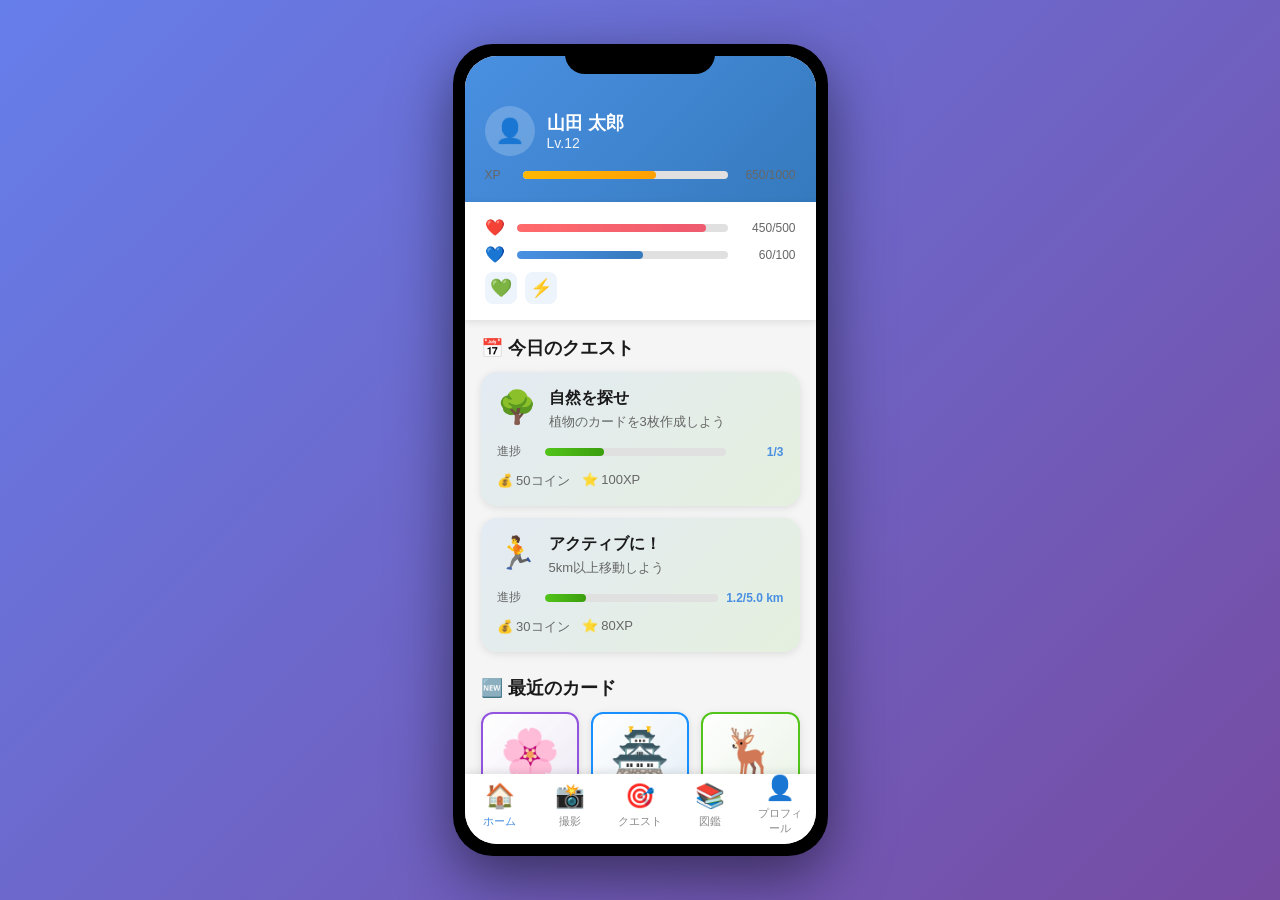
<file: prototype/index.html>
<!DOCTYPE html>
<html lang="ja">
<head>
    <meta charset="UTF-8">
    <meta name="viewport" content="width=device-width, initial-scale=1.0">
    <title>Real Quest - プロトタイプ</title>
    <link rel="stylesheet" href="styles.css">
</head>
<body>
    <div class="phone-frame">
        <div class="app-container" id="app">
            
            <!-- ホーム画面 -->
            <div class="screen" id="home-screen">
                <!-- ヘッダー -->
                <header class="header">
                    <div class="player-info">
                        <div class="avatar">👤</div>
                        <div class="player-details">
                            <div class="player-name">山田 太郎</div>
                            <div class="player-level">Lv.12</div>
                        </div>
                    </div>
                    <div class="header-stats">
                        <div class="stat-row">
                            <span class="stat-label">XP</span>
                            <div class="progress-bar xp-bar">
                                <div class="progress-fill" style="width: 65%"></div>
                            </div>
                            <span class="stat-value">650/1000</span>
                        </div>
                    </div>
                </header>

                <!-- ステータスバー -->
                <div class="status-bars">
                    <div class="stat-row">
                        <span class="stat-icon">❤️</span>
                        <div class="progress-bar hp-bar">
                            <div class="progress-fill" style="width: 90%"></div>
                        </div>
                        <span class="stat-value">450/500</span>
                    </div>
                    <div class="stat-row">
                        <span class="stat-icon">💙</span>
                        <div class="progress-bar mp-bar">
                            <div class="progress-fill" style="width: 60%"></div>
                        </div>
                        <span class="stat-value">60/100</span>
                    </div>
                    <div class="active-buffs">
                        <span class="buff-icon" title="癒し">💚</span>
                        <span class="buff-icon" title="元気">⚡</span>
                    </div>
                </div>

                <!-- メインコンテンツ -->
                <div class="content">
                    <!-- クエストセクション -->
                    <section class="section">
                        <h2 class="section-title">📅 今日のクエスト</h2>
                        <div class="quest-card">
                            <div class="quest-header">
                                <span class="quest-icon">🌳</span>
                                <div class="quest-info">
                                    <h3 class="quest-title">自然を探せ</h3>
                                    <p class="quest-desc">植物のカードを3枚作成しよう</p>
                                </div>
                            </div>
                            <div class="quest-progress">
                                <span class="progress-label">進捗</span>
                                <div class="progress-bar quest-bar">
                                    <div class="progress-fill" style="width: 33%"></div>
                                </div>
                                <span class="progress-value">1/3</span>
                            </div>
                            <div class="quest-rewards">
                                <span class="reward">💰 50コイン</span>
                                <span class="reward">⭐ 100XP</span>
                            </div>
                        </div>

                        <div class="quest-card">
                            <div class="quest-header">
                                <span class="quest-icon">🏃</span>
                                <div class="quest-info">
                                    <h3 class="quest-title">アクティブに！</h3>
                                    <p class="quest-desc">5km以上移動しよう</p>
                                </div>
                            </div>
                            <div class="quest-progress">
                                <span class="progress-label">進捗</span>
                                <div class="progress-bar quest-bar">
                                    <div class="progress-fill" style="width: 24%"></div>
                                </div>
                                <span class="progress-value">1.2/5.0 km</span>
                            </div>
                            <div class="quest-rewards">
                                <span class="reward">💰 30コイン</span>
                                <span class="reward">⭐ 80XP</span>
                            </div>
                        </div>
                    </section>

                    <!-- 最近のカードセクション -->
                    <section class="section">
                        <h2 class="section-title">🆕 最近のカード</h2>
                        <div class="card-grid">
                            <div class="mini-card epic" onclick="showCardDetail('sakura')">
                                <div class="card-image">🌸</div>
                                <div class="card-name">桜の木</div>
                                <div class="card-rarity">★★★★☆</div>
                            </div>
                            <div class="mini-card rare" onclick="showCardDetail('castle')">
                                <div class="card-image">🏯</div>
                                <div class="card-name">城</div>
                                <div class="card-rarity">★★★☆☆</div>
                            </div>
                            <div class="mini-card uncommon" onclick="showCardDetail('deer')">
                                <div class="card-image">🦌</div>
                                <div class="card-name">鹿</div>
                                <div class="card-rarity">★★☆☆☆</div>
                            </div>
                        </div>
                    </section>

                    <!-- おすすめアクション -->
                    <section class="section">
                        <h2 class="section-title">🎯 おすすめアクション</h2>
                        <button class="action-button primary" onclick="showScreen('camera-screen')">
                            📸 カードを作る
                        </button>
                        <button class="action-button secondary" onclick="showScreen('map-screen')">
                            🗺️ 近くのクエスト
                        </button>
                    </section>
                </div>

                <!-- ボトムナビゲーション -->
                <nav class="bottom-nav">
                    <button class="nav-item active" onclick="showScreen('home-screen')">
                        <span class="nav-icon">🏠</span>
                        <span class="nav-label">ホーム</span>
                    </button>
                    <button class="nav-item" onclick="showScreen('camera-screen')">
                        <span class="nav-icon">📸</span>
                        <span class="nav-label">撮影</span>
                    </button>
                    <button class="nav-item" onclick="showScreen('quest-screen')">
                        <span class="nav-icon">🎯</span>
                        <span class="nav-label">クエスト</span>
                    </button>
                    <button class="nav-item" onclick="showScreen('collection-screen')">
                        <span class="nav-icon">📚</span>
                        <span class="nav-label">図鑑</span>
                    </button>
                    <button class="nav-item" onclick="showScreen('profile-screen')">
                        <span class="nav-icon">👤</span>
                        <span class="nav-label">プロフィール</span>
                    </button>
                </nav>
            </div>

            <!-- カード詳細画面（モーダル） -->
            <div class="modal" id="card-detail-modal">
                <div class="modal-content">
                    <button class="close-btn" onclick="closeCardDetail()">×</button>
                    <div class="card-detail">
                        <div class="card-image-large">
                            <span class="card-emoji" id="detail-emoji">🌸</span>
                        </div>
                        <h2 class="card-title" id="detail-title">🌸 桜の木</h2>
                        <div class="card-meta">
                            <span class="badge success">自然</span>
                            <span class="rarity epic" id="detail-rarity">★★★★☆ Epic</span>
                        </div>
                        
                        <div class="card-stats">
                            <div class="stat-item">
                                <span class="stat-label">⚔️ 攻撃力</span>
                                <div class="progress-bar attack-bar">
                                    <div class="progress-fill" style="width: 45%"></div>
                                </div>
                                <span class="stat-value">45</span>
                            </div>
                            <div class="stat-item">
                                <span class="stat-label">🛡️ 防御力</span>
                                <div class="progress-bar defense-bar">
                                    <div class="progress-fill" style="width: 60%"></div>
                                </div>
                                <span class="stat-value">60</span>
                            </div>
                            <div class="stat-item">
                                <span class="stat-label">⚡ 速度</span>
                                <div class="progress-bar speed-bar">
                                    <div class="progress-fill" style="width: 30%"></div>
                                </div>
                                <span class="stat-value">30</span>
                            </div>
                            <div class="stat-item">
                                <span class="stat-label">🔧 実用性</span>
                                <div class="progress-bar utility-bar">
                                    <div class="progress-fill" style="width: 50%"></div>
                                </div>
                                <span class="stat-value">50</span>
                            </div>
                        </div>

                        <p class="card-description">
                            春の訪れを告げる美しい桜。その優美な姿は見る者の心を癒す...
                        </p>

                        <div class="card-metadata">
                            <div class="meta-item">📅 2025-03-15 取得</div>
                            <div class="meta-item">📍 上野公園</div>
                            <div class="meta-item">🏷️ #春 #自然 #ピンク</div>
                        </div>

                        <div class="card-actions">
                            <button class="action-button primary">デッキに追加</button>
                            <button class="action-button secondary">詳細情報</button>
                        </div>
                    </div>
                </div>
            </div>

            <!-- バトル画面 -->
            <div class="screen" id="battle-screen" style="display: none;">
                <div class="battle-container">
                    <div class="battle-header">
                        <span class="turn-counter">ターン 3</span>
                        <span class="timer">残り 00:45</span>
                    </div>

                    <div class="enemy-section">
                        <div class="enemy-sprite">👹</div>
                        <div class="enemy-info">
                            <h3 class="enemy-name">ゴブリン戦士</h3>
                            <div class="stat-row">
                                <span class="stat-label">HP</span>
                                <div class="progress-bar enemy-hp-bar">
                                    <div class="progress-fill" style="width: 60%"></div>
                                </div>
                                <span class="stat-value">600/1000</span>
                            </div>
                            <div class="status-effects">
                                <span class="debuff" title="火傷">🔥</span>
                                <span class="debuff" title="弱体化">💔</span>
                            </div>
                        </div>
                    </div>

                    <div class="battle-middle">
                        <div class="selected-cards">
                            <div class="battle-card selected">
                                <span class="card-emoji">🌸</span>
                                <span class="card-power">ATK 45</span>
                            </div>
                            <div class="battle-card selected">
                                <span class="card-emoji">🏯</span>
                                <span class="card-power">ATK 70</span>
                            </div>
                            <div class="battle-card">
                                <span class="card-emoji">❓</span>
                            </div>
                        </div>
                    </div>

                    <div class="player-section">
                        <div class="player-stats">
                            <div class="player-name-level">山田 太郎 Lv.12</div>
                            <div class="stat-row">
                                <span class="stat-icon">❤️</span>
                                <div class="progress-bar hp-bar">
                                    <div class="progress-fill" style="width: 90%"></div>
                                </div>
                                <span class="stat-value">450/500</span>
                            </div>
                            <div class="stat-row">
                                <span class="stat-icon">💙</span>
                                <div class="progress-bar mp-bar">
                                    <div class="progress-fill" style="width: 60%"></div>
                                </div>
                                <span class="stat-value">60/100</span>
                            </div>
                            <div class="player-buffs">
                                <span class="buff-icon">💚</span>
                                <span class="buff-icon">⚡</span>
                            </div>
                        </div>

                        <div class="deck-preview">
                            <div class="deck-card">🌸</div>
                            <div class="deck-card">🏯</div>
                            <div class="deck-card">🦌</div>
                            <div class="deck-card">🌊</div>
                            <div class="deck-card">⛩️</div>
                        </div>

                        <div class="battle-actions">
                            <button class="battle-btn attack-btn">⚔️ 攻撃</button>
                            <button class="battle-btn defend-btn">🛡️ 防御</button>
                            <button class="battle-btn item-btn">💊 道具</button>
                            <button class="battle-btn deck-btn">🔄 デッキ変更</button>
                        </div>
                    </div>
                </div>

                <button class="back-button" onclick="showScreen('home-screen')">
                    ← 戻る
                </button>
            </div>

            <!-- 図鑑画面 -->
            <div class="screen" id="collection-screen" style="display: none;">
                <header class="screen-header">
                    <button class="back-button" onclick="showScreen('home-screen')">←</button>
                    <h1>図鑑</h1>
                    <button class="search-button">🔍</button>
                </header>

                <div class="filter-tabs">
                    <button class="filter-tab active">すべて</button>
                    <button class="filter-tab">自然</button>
                    <button class="filter-tab">人工物</button>
                    <button class="filter-tab">場所</button>
                    <button class="filter-tab">生き物</button>
                </div>

                <div class="collection-progress">
                    <div class="progress-text">達成率: 65% (85/130)</div>
                    <div class="progress-bar collection-bar">
                        <div class="progress-fill" style="width: 65%"></div>
                    </div>
                </div>

                <div class="content">
                    <div class="collection-grid">
                        <div class="collection-card owned epic" onclick="showCardDetail('sakura')">
                            <div class="card-thumb">🌸</div>
                            <div class="card-name-small">桜</div>
                        </div>
                        <div class="collection-card owned rare" onclick="showCardDetail('castle')">
                            <div class="card-thumb">🏯</div>
                            <div class="card-name-small">城</div>
                        </div>
                        <div class="collection-card owned uncommon">
                            <div class="card-thumb">🦌</div>
                            <div class="card-name-small">鹿</div>
                        </div>
                        <div class="collection-card locked">
                            <div class="card-thumb">❓</div>
                            <div class="card-name-small">？</div>
                        </div>
                        <div class="collection-card owned common">
                            <div class="card-thumb">🌊</div>
                            <div class="card-name-small">海</div>
                        </div>
                        <div class="collection-card owned uncommon">
                            <div class="card-thumb">⛩️</div>
                            <div class="card-name-small">鳥居</div>
                        </div>
                        <div class="collection-card locked">
                            <div class="card-thumb">❓</div>
                            <div class="card-name-small">？</div>
                        </div>
                        <div class="collection-card locked">
                            <div class="card-thumb">❓</div>
                            <div class="card-name-small">？</div>
                        </div>
                    </div>
                </div>

                <nav class="bottom-nav">
                    <button class="nav-item" onclick="showScreen('home-screen')">
                        <span class="nav-icon">🏠</span>
                        <span class="nav-label">ホーム</span>
                    </button>
                    <button class="nav-item" onclick="showScreen('camera-screen')">
                        <span class="nav-icon">📸</span>
                        <span class="nav-label">撮影</span>
                    </button>
                    <button class="nav-item" onclick="showScreen('quest-screen')">
                        <span class="nav-icon">🎯</span>
                        <span class="nav-label">クエスト</span>
                    </button>
                    <button class="nav-item active" onclick="showScreen('collection-screen')">
                        <span class="nav-icon">📚</span>
                        <span class="nav-label">図鑑</span>
                    </button>
                    <button class="nav-item" onclick="showScreen('profile-screen')">
                        <span class="nav-icon">👤</span>
                        <span class="nav-label">プロフィール</span>
                    </button>
                </nav>
            </div>

        </div>
    </div>

    <script src="script.js"></script>
</body>
</html>
</file>
<file: prototype/styles.css>
/* Real Quest - プロトタイプ CSS */

* {
    margin: 0;
    padding: 0;
    box-sizing: border-box;
}

body {
    font-family: -apple-system, BlinkMacSystemFont, 'Segoe UI', 'Noto Sans JP', sans-serif;
    background: linear-gradient(135deg, #667eea 0%, #764ba2 100%);
    display: flex;
    justify-content: center;
    align-items: center;
    min-height: 100vh;
    padding: 20px;
}

.phone-frame {
    width: 375px;
    height: 812px;
    background: #000;
    border-radius: 40px;
    padding: 12px;
    box-shadow: 0 20px 60px rgba(0, 0, 0, 0.5);
    position: relative;
}

.phone-frame::before {
    content: '';
    position: absolute;
    top: 0;
    left: 50%;
    transform: translateX(-50%);
    width: 150px;
    height: 30px;
    background: #000;
    border-radius: 0 0 20px 20px;
    z-index: 10;
}

.app-container {
    width: 100%;
    height: 100%;
    background: #f5f5f5;
    border-radius: 32px;
    overflow: hidden;
    position: relative;
}

.screen {
    width: 100%;
    height: 100%;
    display: flex;
    flex-direction: column;
    overflow-y: auto;
}

/* ヘッダー */
.header {
    background: linear-gradient(135deg, #4A90E2 0%, #357ABD 100%);
    color: white;
    padding: 50px 20px 20px;
}

.player-info {
    display: flex;
    align-items: center;
    gap: 12px;
    margin-bottom: 12px;
}

.avatar {
    width: 50px;
    height: 50px;
    background: rgba(255, 255, 255, 0.2);
    border-radius: 50%;
    display: flex;
    align-items: center;
    justify-content: center;
    font-size: 24px;
}

.player-details {
    flex: 1;
}

.player-name {
    font-size: 18px;
    font-weight: bold;
}

.player-level {
    font-size: 14px;
    opacity: 0.9;
}

.header-stats {
    margin-top: 12px;
}

/* ステータスバー */
.status-bars {
    background: white;
    padding: 16px 20px;
    box-shadow: 0 2px 8px rgba(0, 0, 0, 0.1);
}

.stat-row {
    display: flex;
    align-items: center;
    gap: 8px;
    margin-bottom: 8px;
}

.stat-row:last-child {
    margin-bottom: 0;
}

.stat-icon {
    font-size: 16px;
    width: 24px;
}

.stat-label {
    font-size: 12px;
    color: #666;
    min-width: 30px;
}

.stat-value {
    font-size: 12px;
    color: #666;
    min-width: 60px;
    text-align: right;
}

.progress-bar {
    flex: 1;
    height: 8px;
    background: #e0e0e0;
    border-radius: 4px;
    overflow: hidden;
}

.progress-fill {
    height: 100%;
    border-radius: 4px;
    transition: width 0.3s ease;
}

.xp-bar .progress-fill {
    background: linear-gradient(90deg, #FFB800 0%, #FFA000 100%);
}

.hp-bar .progress-fill {
    background: linear-gradient(90deg, #FF6B6B 0%, #EE5A6F 100%);
}

.mp-bar .progress-fill {
    background: linear-gradient(90deg, #4A90E2 0%, #357ABD 100%);
}

.active-buffs {
    margin-top: 8px;
    display: flex;
    gap: 8px;
}

.buff-icon {
    width: 32px;
    height: 32px;
    background: rgba(74, 144, 226, 0.1);
    border-radius: 8px;
    display: flex;
    align-items: center;
    justify-content: center;
    font-size: 18px;
    cursor: help;
}

/* コンテンツ */
.content {
    flex: 1;
    padding: 16px;
    padding-bottom: 80px;
    overflow-y: auto;
}

.section {
    margin-bottom: 24px;
}

.section-title {
    font-size: 18px;
    font-weight: bold;
    color: #1a1a1a;
    margin-bottom: 12px;
    display: flex;
    align-items: center;
    gap: 8px;
}

/* クエストカード */
.quest-card {
    background: linear-gradient(135deg, rgba(74, 144, 226, 0.1) 0%, rgba(82, 196, 26, 0.1) 100%);
    border-radius: 16px;
    padding: 16px;
    margin-bottom: 12px;
    box-shadow: 0 2px 8px rgba(0, 0, 0, 0.1);
}

.quest-header {
    display: flex;
    align-items: flex-start;
    gap: 12px;
    margin-bottom: 12px;
}

.quest-icon {
    font-size: 32px;
    flex-shrink: 0;
}

.quest-info {
    flex: 1;
}

.quest-title {
    font-size: 16px;
    font-weight: bold;
    color: #1a1a1a;
    margin-bottom: 4px;
}

.quest-desc {
    font-size: 13px;
    color: #666;
}

.quest-progress {
    display: flex;
    align-items: center;
    gap: 8px;
    margin-bottom: 12px;
}

.progress-label {
    font-size: 12px;
    color: #666;
    min-width: 40px;
}

.progress-value {
    font-size: 12px;
    color: #4A90E2;
    font-weight: bold;
    min-width: 50px;
    text-align: right;
}

.quest-bar .progress-fill {
    background: linear-gradient(90deg, #52C41A 0%, #3A9E0D 100%);
}

.quest-rewards {
    display: flex;
    gap: 12px;
}

.reward {
    font-size: 13px;
    color: #666;
}

/* カードグリッド */
.card-grid {
    display: grid;
    grid-template-columns: repeat(3, 1fr);
    gap: 12px;
}

.mini-card {
    background: white;
    border-radius: 12px;
    padding: 12px;
    text-align: center;
    cursor: pointer;
    transition: transform 0.2s, box-shadow 0.2s;
    box-shadow: 0 2px 8px rgba(0, 0, 0, 0.1);
}

.mini-card:hover {
    transform: translateY(-4px);
    box-shadow: 0 8px 16px rgba(0, 0, 0, 0.2);
}

.mini-card.epic {
    border: 2px solid #9254DE;
    background: linear-gradient(135deg, #fff 0%, rgba(146, 84, 222, 0.1) 100%);
}

.mini-card.rare {
    border: 2px solid #1890FF;
    background: linear-gradient(135deg, #fff 0%, rgba(24, 144, 255, 0.1) 100%);
}

.mini-card.uncommon {
    border: 2px solid #52C41A;
    background: linear-gradient(135deg, #fff 0%, rgba(82, 196, 26, 0.1) 100%);
}

.mini-card.common {
    border: 2px solid #8C8C8C;
}

.card-image {
    font-size: 48px;
    margin-bottom: 8px;
}

.card-name {
    font-size: 13px;
    font-weight: bold;
    margin-bottom: 4px;
}

.card-rarity {
    font-size: 11px;
    color: #666;
}

/* アクションボタン */
.action-button {
    width: 100%;
    padding: 16px;
    border: none;
    border-radius: 12px;
    font-size: 16px;
    font-weight: bold;
    cursor: pointer;
    margin-bottom: 12px;
    transition: transform 0.2s, box-shadow 0.2s;
}

.action-button:hover {
    transform: translateY(-2px);
    box-shadow: 0 4px 12px rgba(0, 0, 0, 0.2);
}

.action-button.primary {
    background: linear-gradient(135deg, #4A90E2 0%, #357ABD 100%);
    color: white;
}

.action-button.secondary {
    background: white;
    color: #4A90E2;
    border: 2px solid #4A90E2;
}

/* ボトムナビゲーション */
.bottom-nav {
    position: absolute;
    bottom: 0;
    left: 0;
    right: 0;
    height: 70px;
    background: white;
    display: flex;
    justify-content: space-around;
    align-items: center;
    box-shadow: 0 -2px 8px rgba(0, 0, 0, 0.1);
    padding-bottom: 8px;
}

.nav-item {
    flex: 1;
    display: flex;
    flex-direction: column;
    align-items: center;
    gap: 4px;
    background: none;
    border: none;
    color: #8C8C8C;
    cursor: pointer;
    padding: 8px;
    transition: color 0.2s;
}

.nav-item:hover {
    color: #4A90E2;
}

.nav-item.active {
    color: #4A90E2;
}

.nav-icon {
    font-size: 24px;
}

.nav-label {
    font-size: 11px;
}

/* モーダル（カード詳細） */
.modal {
    display: none;
    position: absolute;
    top: 0;
    left: 0;
    right: 0;
    bottom: 0;
    background: rgba(0, 0, 0, 0.5);
    z-index: 100;
    animation: fadeIn 0.3s;
}

.modal.show {
    display: flex;
    align-items: center;
    justify-content: center;
}

@keyframes fadeIn {
    from { opacity: 0; }
    to { opacity: 1; }
}

.modal-content {
    background: white;
    border-radius: 24px;
    padding: 24px;
    margin: 20px;
    max-height: 90%;
    overflow-y: auto;
    animation: slideUp 0.3s;
    position: relative;
}

@keyframes slideUp {
    from { transform: translateY(100px); opacity: 0; }
    to { transform: translateY(0); opacity: 1; }
}

.close-btn {
    position: absolute;
    top: 16px;
    right: 16px;
    width: 32px;
    height: 32px;
    border-radius: 50%;
    background: #f0f0f0;
    border: none;
    font-size: 20px;
    cursor: pointer;
    z-index: 10;
}

.card-detail {
    text-align: center;
}

.card-image-large {
    width: 200px;
    height: 267px;
    margin: 0 auto 16px;
    background: linear-gradient(135deg, rgba(146, 84, 222, 0.1) 0%, rgba(74, 144, 226, 0.1) 100%);
    border-radius: 16px;
    display: flex;
    align-items: center;
    justify-content: center;
    box-shadow: 0 8px 24px rgba(0, 0, 0, 0.15);
}

.card-emoji {
    font-size: 120px;
}

.card-title {
    font-size: 24px;
    margin-bottom: 8px;
}

.card-meta {
    display: flex;
    gap: 8px;
    justify-content: center;
    margin-bottom: 20px;
    flex-wrap: wrap;
}

.badge {
    padding: 4px 12px;
    border-radius: 12px;
    font-size: 12px;
    font-weight: bold;
}

.badge.success {
    background: rgba(82, 196, 26, 0.2);
    color: #3A9E0D;
}

.rarity {
    padding: 4px 12px;
    border-radius: 12px;
    font-size: 12px;
    font-weight: bold;
}

.rarity.epic {
    background: rgba(146, 84, 222, 0.2);
    color: #9254DE;
}

.rarity.rare {
    background: rgba(24, 144, 255, 0.2);
    color: #1890FF;
}

.card-stats {
    margin: 20px 0;
    text-align: left;
}

.stat-item {
    display: flex;
    align-items: center;
    gap: 8px;
    margin-bottom: 12px;
}

.attack-bar .progress-fill {
    background: linear-gradient(90deg, #FF6B6B 0%, #EE5A6F 100%);
}

.defense-bar .progress-fill {
    background: linear-gradient(90deg, #4A90E2 0%, #357ABD 100%);
}

.speed-bar .progress-fill {
    background: linear-gradient(90deg, #FFB800 0%, #FFA000 100%);
}

.utility-bar .progress-fill {
    background: linear-gradient(90deg, #52C41A 0%, #3A9E0D 100%);
}

.card-description {
    font-size: 14px;
    color: #666;
    line-height: 1.6;
    margin: 16px 0;
    text-align: left;
}

.card-metadata {
    text-align: left;
    margin: 16px 0;
}

.meta-item {
    font-size: 13px;
    color: #666;
    margin-bottom: 8px;
}

.card-actions {
    margin-top: 20px;
}

/* バトル画面 */
.battle-container {
    height: 100%;
    display: flex;
    flex-direction: column;
    background: linear-gradient(180deg, #2C3E50 0%, #34495E 100%);
    color: white;
    padding: 20px;
}

.battle-header {
    display: flex;
    justify-content: space-between;
    margin-bottom: 20px;
}

.turn-counter, .timer {
    background: rgba(255, 255, 255, 0.2);
    padding: 8px 16px;
    border-radius: 20px;
    font-size: 14px;
}

.enemy-section {
    text-align: center;
    margin-bottom: 30px;
}

.enemy-sprite {
    font-size: 100px;
    margin-bottom: 12px;
}

.enemy-info {
    background: rgba(0, 0, 0, 0.3);
    border-radius: 12px;
    padding: 12px;
}

.enemy-name {
    font-size: 18px;
    margin-bottom: 8px;
}

.enemy-hp-bar .progress-fill {
    background: linear-gradient(90deg, #E74C3C 0%, #C0392B 100%);
}

.status-effects {
    margin-top: 8px;
    display: flex;
    gap: 8px;
    justify-content: center;
}

.debuff {
    width: 32px;
    height: 32px;
    background: rgba(231, 76, 60, 0.3);
    border-radius: 8px;
    display: flex;
    align-items: center;
    justify-content: center;
    font-size: 18px;
}

.battle-middle {
    flex: 1;
    display: flex;
    align-items: center;
    justify-content: center;
    margin: 20px 0;
}

.selected-cards {
    display: flex;
    gap: 12px;
}

.battle-card {
    width: 80px;
    height: 100px;
    background: rgba(255, 255, 255, 0.1);
    border-radius: 12px;
    border: 2px dashed rgba(255, 255, 255, 0.3);
    display: flex;
    flex-direction: column;
    align-items: center;
    justify-content: center;
    gap: 8px;
}

.battle-card.selected {
    background: rgba(74, 144, 226, 0.3);
    border: 2px solid #4A90E2;
}

.battle-card .card-emoji {
    font-size: 40px;
}

.card-power {
    font-size: 11px;
    font-weight: bold;
}

.player-section {
    background: rgba(0, 0, 0, 0.3);
    border-radius: 16px;
    padding: 16px;
}

.player-stats {
    margin-bottom: 16px;
}

.player-name-level {
    font-size: 16px;
    font-weight: bold;
    margin-bottom: 8px;
}

.player-buffs {
    margin-top: 8px;
    display: flex;
    gap: 8px;
}

.deck-preview {
    display: flex;
    gap: 8px;
    margin-bottom: 16px;
    justify-content: center;
}

.deck-card {
    width: 50px;
    height: 60px;
    background: rgba(255, 255, 255, 0.2);
    border-radius: 8px;
    display: flex;
    align-items: center;
    justify-content: center;
    font-size: 28px;
}

.battle-actions {
    display: grid;
    grid-template-columns: 1fr 1fr;
    gap: 8px;
}

.battle-btn {
    padding: 12px;
    border: none;
    border-radius: 8px;
    font-size: 14px;
    font-weight: bold;
    cursor: pointer;
    transition: transform 0.2s;
}

.battle-btn:active {
    transform: scale(0.95);
}

.attack-btn {
    background: linear-gradient(135deg, #E74C3C 0%, #C0392B 100%);
    color: white;
}

.defend-btn {
    background: linear-gradient(135deg, #3498DB 0%, #2980B9 100%);
    color: white;
}

.item-btn {
    background: linear-gradient(135deg, #2ECC71 0%, #27AE60 100%);
    color: white;
}

.deck-btn {
    background: rgba(255, 255, 255, 0.2);
    color: white;
    border: 1px solid rgba(255, 255, 255, 0.5);
}

.back-button {
    position: absolute;
    top: 20px;
    left: 20px;
    background: rgba(255, 255, 255, 0.2);
    color: white;
    border: none;
    padding: 8px 16px;
    border-radius: 20px;
    cursor: pointer;
    font-size: 14px;
}

/* 図鑑画面 */
.screen-header {
    background: linear-gradient(135deg, #4A90E2 0%, #357ABD 100%);
    color: white;
    padding: 50px 20px 20px;
    display: flex;
    align-items: center;
    justify-content: space-between;
}

.screen-header h1 {
    font-size: 20px;
}

.screen-header .back-button,
.screen-header .search-button {
    background: rgba(255, 255, 255, 0.2);
    color: white;
    border: none;
    width: 36px;
    height: 36px;
    border-radius: 50%;
    font-size: 18px;
    cursor: pointer;
}

.filter-tabs {
    display: flex;
    gap: 8px;
    padding: 16px;
    overflow-x: auto;
    background: white;
    box-shadow: 0 2px 4px rgba(0, 0, 0, 0.1);
}

.filter-tab {
    padding: 8px 16px;
    border-radius: 20px;
    background: #f0f0f0;
    border: none;
    font-size: 13px;
    white-space: nowrap;
    cursor: pointer;
    transition: all 0.2s;
}

.filter-tab.active {
    background: #4A90E2;
    color: white;
}

.collection-progress {
    background: white;
    padding: 16px;
    margin-bottom: 8px;
}

.progress-text {
    font-size: 14px;
    color: #666;
    margin-bottom: 8px;
}

.collection-bar .progress-fill {
    background: linear-gradient(90deg, #52C41A 0%, #3A9E0D 100%);
}

.collection-grid {
    display: grid;
    grid-template-columns: repeat(4, 1fr);
    gap: 12px;
}

.collection-card {
    background: white;
    border-radius: 8px;
    padding: 12px 8px;
    text-align: center;
    cursor: pointer;
    transition: transform 0.2s;
}

.collection-card:hover {
    transform: translateY(-4px);
}

.collection-card.owned {
    box-shadow: 0 2px 8px rgba(0, 0, 0, 0.1);
}

.collection-card.locked {
    opacity: 0.3;
    filter: grayscale(100%);
}

.card-thumb {
    font-size: 36px;
    margin-bottom: 4px;
}

.card-name-small {
    font-size: 11px;
    font-weight: bold;
}
</file>
